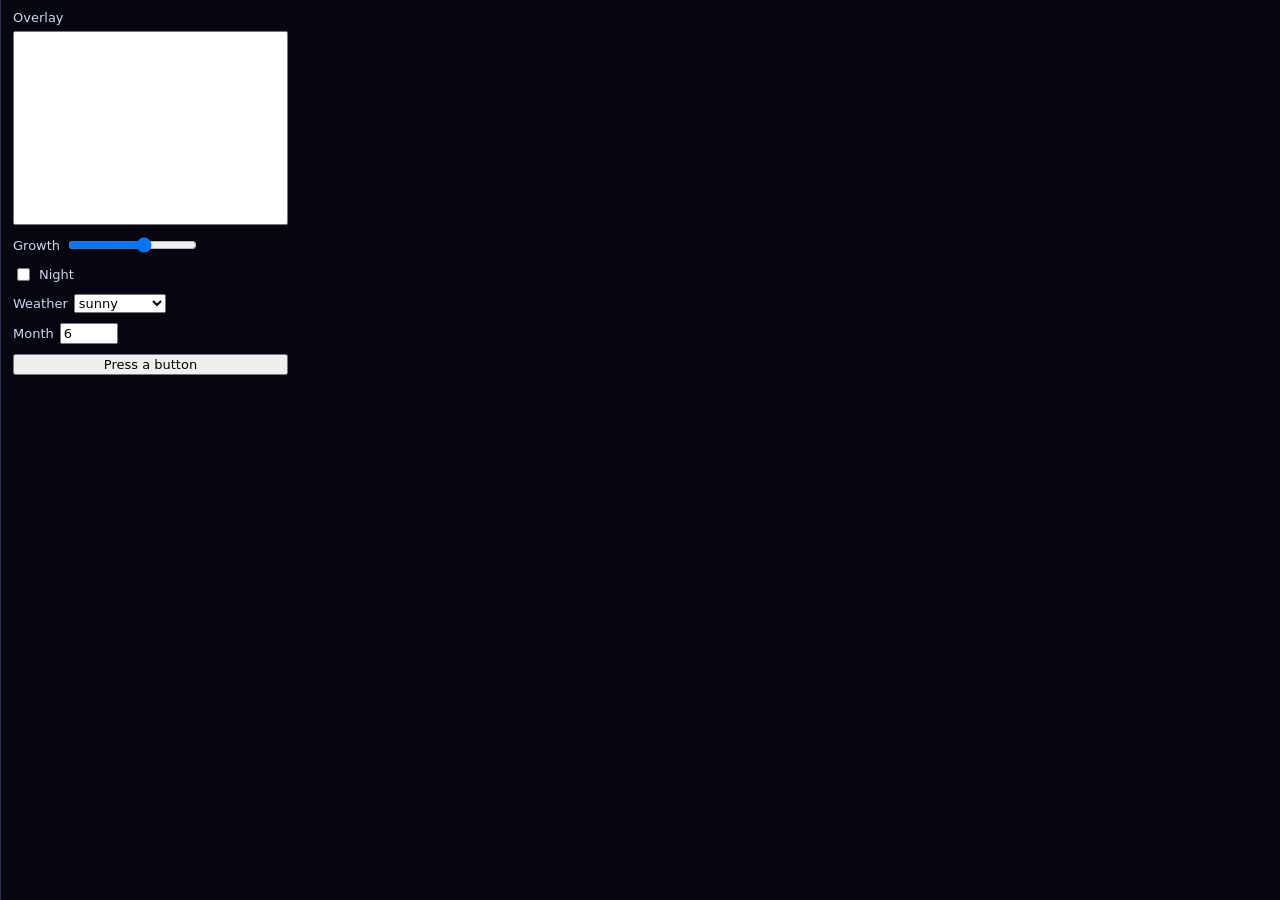
<file: index.html>
<!doctype html>
<!-- GitHub Pages opens this at the site's root. It forwards to the overlay demo. -->
<meta charset="utf-8">
<title>Daedalus demo</title>
<meta http-equiv="refresh" content="0; url=web/fx-demo.html?kind=snowcrew,goose&opt=always:true">
<a href="web/fx-demo.html?kind=snowcrew,goose&opt=always:true">Daedalus overlay demo</a>
</file>
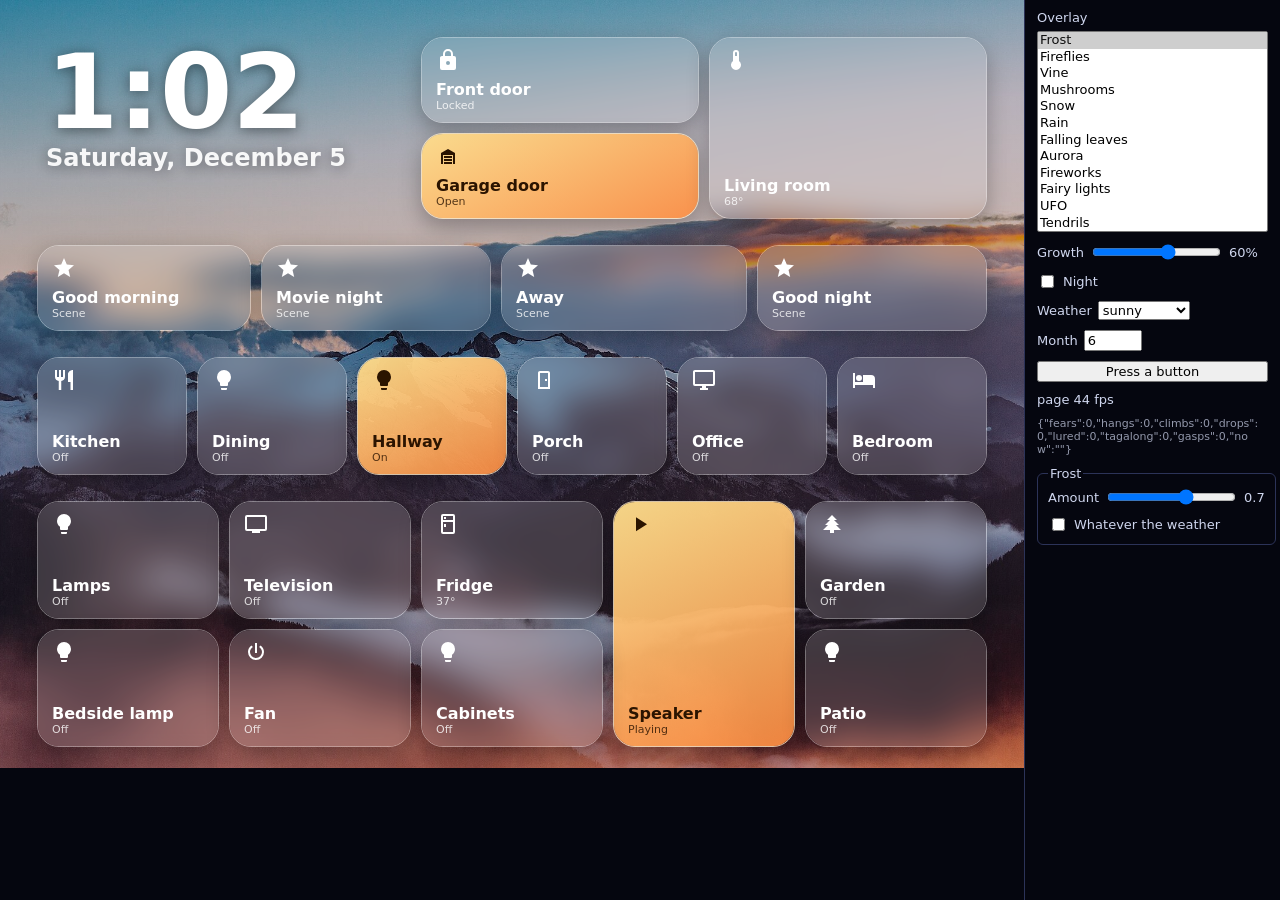
<file: web/fx-demo.html>
<!doctype html>
<html>
<head>
<meta charset="utf-8">
<title>Overlay test page</title>
<!-- For building and checking overlays without a tablet or a house. Open from the file system.
     Address parameters, for screenshots: ?kind=frost,fireflies&p=0.6&night=1&weather=snowy&temp=20&month=10&on=1,4&w=1024&h=768&opt=count:30;always:1&t=5
     (p = point in the growth cycle 0..1; temp in Fahrenheit; date=2026-12-24 sets the day; opt = options for the first kind; t = seconds to let it run before "ready") -->
<style>
  html, body { margin: 0; background: #05060f; color: #cfd6ee; font: 13px system-ui, sans-serif; }
  body { display: flex; align-items: flex-start; }
  #stage { flex: none; }
  #side { width: 300px; height: 100vh; overflow-y: auto; box-sizing: border-box; border-left: 1px solid #2c3358; }
  /* the photo, dimmed a little; the old gradient shows if the photo is not there (docs/img is not shipped with the app) */
  #stage, .frost { background: linear-gradient(rgba(4,8,30,var(--dim,.22)), rgba(4,8,30,var(--dim,.22))), url(../docs/img/mountains.jpg) center / cover, linear-gradient(180deg, #1b1f5e, #42207a 55%, #a03a6e); }
  #stage { position: relative; overflow: hidden; font-family: "Segoe UI", system-ui, sans-serif; }
  .clk { position: absolute; color: #fff; text-shadow: 0 2px 14px rgba(0,0,0,.45); pointer-events: none; }
  .clk b { display: block; font-size: 104px; line-height: 1; font-weight: 600; }
  .clk span { font-size: 24px; font-weight: 600; opacity: .92; }
  .b { position: absolute; isolation: isolate; box-sizing: border-box; overflow: hidden; border: 1px solid rgba(255,255,255,.4); color: #fff; padding: 10px 14px; font-weight: 600;
       display: flex; flex-direction: column; justify-content: space-between; box-shadow: 0 8px 22px rgba(0,0,0,.28); }
  /* frosted glass without backdrop-filter: a blurred copy of the stage's picture, lined up behind each button */
  .b .frost { position: absolute; z-index: -2; filter: blur(16px); }
  .b::after { content: ''; position: absolute; inset: 0; z-index: -1; background: rgba(255,255,255,.14); }
  .b svg { width: 24px; height: 24px; fill: currentColor; display: block; }
  .b .n { font-size: 16px; line-height: 1.15; } .b .l { font-size: 11px; opacity: .8; font-weight: 500; }
  .b.on { color: #2b1400; border-color: rgba(255,236,200,.8); }
  .b.on .frost { display: none; } .b.on::after { background: linear-gradient(155deg, rgba(255,222,140,.95), rgba(255,142,66,.9)); }
  #fx { position: absolute !important; }
  #panel { padding: 10px 12px; display: flex; flex-direction: column; gap: 10px; }
  #panel label { display: flex; gap: 6px; align-items: center; }
  #panel label:first-child { flex-direction: column; align-items: stretch; }
  #note { word-break: break-all; font-size: 11px; opacity: .7; }
  select, input, button { font: inherit; }
  #opts { padding: 0 12px 12px; display: flex; flex-direction: column; gap: 10px; }
  #opts fieldset { border: 1px solid #2c3358; border-radius: 6px; display: flex; flex-direction: column; gap: 8px; padding: 6px 10px 10px; margin: 0; }
  #opts label { display: flex; gap: 6px; align-items: center; }
  #opts input[type=range] { flex: 1; min-width: 0; }
</style>
</head>
<body>
<div id="stage"></div>
<div id="side">
<div id="panel">
  <label>Overlay <select id="kind" multiple size="12"></select></label>
  <label>Growth <input id="p" type="range" min="0" max="1" step="0.01" value="0.6"><span id="pv"></span></label>
  <label><input id="night" type="checkbox"> Night</label>
  <label>Weather <select id="weather"><option>sunny</option><option>cloudy</option><option>rainy</option><option>pouring</option><option>snowy</option><option>clear-night</option><option>fog</option><option>lightning</option><option>windy</option></select></label>
  <input id="temp" type="hidden" value="60"><!-- no overlay reads the temperature yet; the address may still set it -->
  <label>Month <input id="month" type="number" min="1" max="12" value="6" style="width:50px"></label>
  <button id="press">Press a button</button>
  <span id="fps"></span> <span id="note"></span>
</div>
<div id="opts"></div>
</div>
<script>
// Headless Chrome with a virtual time budget runs only one animation frame. For screenshots (a "t" in the address)
// frames are driven by a timer instead, so live overlays really run for t seconds.
if (new URLSearchParams(location.search).has('t')) { window.requestAnimationFrame = f => setTimeout(() => f(performance.now()), 16); window.cancelAnimationFrame = clearTimeout; }
</script>
<script src="icons.js"></script>
<script src="fx.js"></script>
<script src="fx-basic.js"></script>
<script src="fx-plants.js" onerror="0"></script>
<script src="fx-weather.js" onerror="0"></script>
<script src="fx-growth.js" onerror="0"></script>
<script src="fx-gaps.js" onerror="0"></script>
<script src="fx-critters.js" onerror="0"></script>
<script src="fx-lava.js" onerror="0"></script>
<script src="fx-goose.js" onerror="0"></script>
<script src="fx-stick.js" onerror="0"></script>
<script src="fx-tanks.js" onerror="0"></script>
<script src="fx-build.js" onerror="0"></script>
<script>
'use strict';
const q = new URLSearchParams(location.search), W = +q.get('w') || 1024, H = +q.get('h') || 768, $ = id => document.getElementById(id);
const stage = $('stage'); stage.style.width = W + 'px'; stage.style.height = H + 'px';
// a dashboard like the real ones: a clock area (no button), a row of four, a row of six, two rows of five, one tall
const cells = [[26, 2, 18, 6], [26, 8, 18, 6], [44, 2, 18, 12], [2, 15, 14, 6], [16, 15, 15, 6], [31, 15, 16, 6], [47, 15, 15, 6],
  [2, 22, 10, 8], [12, 22, 10, 8], [22, 22, 10, 8], [32, 22, 10, 8], [42, 22, 10, 8], [52, 22, 10, 8],
  [2, 31, 12, 8], [14, 31, 12, 8], [26, 31, 12, 8], [38, 31, 12, 16], [50, 31, 12, 8], [2, 39, 12, 8], [14, 39, 12, 8], [26, 39, 12, 8], [50, 39, 12, 8]];
const on = new Set((q.get('on') || '1,9,16').split(',').filter(Boolean).map(Number));
// made-up names, one per cell: name, icon, what it says when off, when on. Nothing here is a real device.
const NAMES = [['Front door', 'lock', 'Locked', 'Unlocked'], ['Garage door', 'garage', 'Closed', 'Open'], ['Living room', 'thermometer', '68°', '68° · heating'],
  ['Good morning', 'star', 'Scene'], ['Movie night', 'star', 'Scene'], ['Away', 'star', 'Scene'], ['Good night', 'star', 'Scene'],
  ['Kitchen', 'silverware-fork-knife'], ['Dining', 'lightbulb'], ['Hallway', 'lightbulb'], ['Porch', 'door'], ['Office', 'monitor'], ['Bedroom', 'bed'],
  ['Lamps', 'lightbulb-group'], ['Television', 'television'], ['Fridge', 'fridge', '37°', '37°'], ['Speaker', 'play', 'Idle', 'Playing'], ['Garden', 'pine-tree'],
  ['Bedside lamp', 'lightbulb'], ['Fan', 'power'], ['Cabinets', 'lightbulb'], ['Patio', 'lightbulb-group']];
const icon = n => (window.HP_ICONS || {})[n] ? `<svg viewBox="0 0 24 24"><path d="${HP_ICONS[n]}"/></svg>` : '';
{ const c = document.createElement('div'), d = new Date(); c.className = 'clk'; c.style.cssText = `left:${2 / 64 * W + 14}px;top:${2 / 48 * H + 8}px`;
  c.innerHTML = `<b>${d.getHours() % 12 || 12}:${('0' + d.getMinutes()).slice(-2)}</b><span>${d.toLocaleDateString('en-US', {weekday: 'long', month: 'long', day: 'numeric'})}</span>`; stage.append(c); }
const rects = cells.map((c, i) => { const g = 5, [name, ic, off, lit] = NAMES[i] || ['Button ' + (i + 1), 'lightbulb'];
  const r = {x: c[0] / 64 * W + g, y: c[1] / 48 * H + g, w: c[2] / 64 * W - 2 * g, h: c[3] / 48 * H - 2 * g, r: 22, on: on.has(i), type: 'entity', tile: {type: 'entity', entity: 'light.demo' + i, name}};
  const d = document.createElement('div'); d.className = 'b' + (r.on ? ' on' : ''); d.style.cssText = `left:${r.x}px;top:${r.y}px;width:${r.w}px;height:${r.h}px;border-radius:${r.r}px`;
  d.innerHTML = `<i class="frost" style="left:${-r.x - 1}px;top:${-r.y - 1}px;width:${W}px;height:${H}px"></i>${icon(ic)}<div><div class="n"></div><div class="l"></div></div>`;
  d.querySelector('.n').textContent = name; d.querySelector('.l').textContent = r.on ? lit || 'On' : off || 'Off'; stage.append(d); r.el = d; return r; });
const fx = document.createElement('div'); fx.id = 'fx'; stage.append(fx);
// the engine sizes itself from the window; on this page the stage is the "screen"
Object.defineProperty(window, 'innerWidth', {get: () => W}); Object.defineProperty(window, 'innerHeight', {get: () => H});

Object.keys(HP.fx.kinds).forEach(k => $('kind').append(new Option(HP.fx.kinds[k].label || k, k)));
const want = (q.get('kind') || 'frost').split(',');
[...$('kind').options].forEach(o => { o.selected = want.includes(o.value); });
if (q.has('p')) $('p').value = q.get('p');
$('night').checked = q.get('night') === '1'; if (q.has('weather')) $('weather').value = q.get('weather');
if (q.has('temp')) $('temp').value = q.get('temp'); if (q.has('month')) $('month').value = q.get('month');
const opt = {}; (q.get('opt') || '').split(';').filter(Boolean).forEach(kv => { const [k, v] = kv.split(':'); opt[k] = v === 'true' ? true : v === 'false' ? false : isNaN(+v) ? v : +v; });
function apply() {
  const temp = +$('temp').value;
  stage.style.setProperty('--dim', $('night').checked ? 0.66 : 0.22);  // the panel darkens its picture at night; so does this page
  HP.fx.env({night: $('night').checked, elevation: $('night').checked ? -20 : 40, weather: $('weather').value, temp, freezing: 32, cold: temp <= 32, month: +$('month').value, date: q.has('date') ? new Date(q.get('date') + 'T12:00:00') : new Date()});
  const sel = [...$('kind').selectedOptions], first = sel.some(o => o.value === want[0]) ? want[0] : sel[0] && sel[0].value;  // opt goes to the kind named first in the address
  const list = sel.map(o => Object.assign({kind: o.value}, o.value === first ? opt : {}, cfg[o.value]));
  HP.fx.forget();  // this page changes the weather and the options under an overlay: each time it starts afresh
  HP.fx.layout(rects); HP.fx.use(list, 'demo/one', false, ['demo/one', 'demo/two']); HP.fx.preview(+$('p').value); $('pv').textContent = Math.round($('p').value * 100) + '%';
}
// every option of every chosen overlay, as the Studio offers them; a change builds the overlays again
const cfg = {};
function controls() {
  $('opts').replaceChildren();
  for (const o of $('kind').selectedOptions) {
    const def = HP.fx.kinds[o.value], c = cfg[o.value] = cfg[o.value] || {}; if (!(def.options || []).length) continue;
    const fs = document.createElement('fieldset'), lg = document.createElement('legend'); lg.textContent = def.label || o.value; fs.append(lg);
    for (const op of def.options) {
      const lab = document.createElement('label'), cur = c[op.key] != null ? c[op.key] : o.value === want[0] && opt[op.key] != null ? opt[op.key] : op.default; lab.append(op.label);
      if (op.type === 'range') {
        const el = Object.assign(document.createElement('input'), {type: 'range', min: op.min, max: op.max, step: op.step || 1}), out = document.createElement('span'), show = () => { out.textContent = el.value + (op.unit ? ' ' + op.unit : ''); };
        el.value = cur; show(); el.oninput = show; el.onchange = () => { c[op.key] = +el.value; apply(); }; lab.append(el, out);
      } else if (op.type === 'select') {
        const el = document.createElement('select'); op.choices.forEach((ch, k) => el.append(new Option(ch[1], k))); el.value = Math.max(0, op.choices.findIndex(ch => String(ch[0]) === String(cur)));
        el.onchange = () => { c[op.key] = op.choices[el.value][0]; apply(); }; lab.append(el);
      } else {
        const el = Object.assign(document.createElement('input'), {type: 'checkbox', checked: !!cur}); el.onchange = () => { c[op.key] = el.checked; apply(); }; lab.prepend(el);
      }
      fs.append(lab);
    }
    $('opts').append(fs);
  }
}
['night', 'weather', 'month'].forEach(id => $(id).addEventListener('change', apply));
$('kind').addEventListener('change', () => { controls(); apply(); });
controls();
$('p').addEventListener('input', () => { HP.fx.preview(+$('p').value); $('pv').textContent = Math.round($('p').value * 100) + '%'; });
$('press').onclick = () => HP.fx.press(Math.floor(Math.random() * rects.length));
if (q.has('demo')) HP.fx.demo = true;  // as in the Studio's Preview: kinds that wait start at once
// for checks: steal=tile,second hides a tile's element the way a goose does; script errors are written into the page
window.addEventListener('error', e => { $('note').textContent += ' ERR ' + e.message; });
{ const o = console.error; console.error = (...m) => { $('note').textContent += ' ERR ' + m.join(' '); o.apply(console, m); }; }
if (q.has('steal')) { const [i, at, back] = q.get('steal').split(',').map(Number); setTimeout(() => { rects[i].el.style.visibility = 'hidden'; }, at * 1000); if (back) setTimeout(() => { rects[i].el.style.visibility = ''; }, back * 1000); }
apply();
// sculpt=1: every snow sculpture of the snow crew and its motorhome, side by side at double size, for a look
if (q.has('sculpt') && HP.fx.stickTest && HP.fx.stickTest.sculpt) { const c = document.createElement('canvas'); c.width = W; c.height = H; c.style.cssText = 'position:absolute;left:0;top:0;background:#3a2a6e'; stage.append(c); const g = c.getContext('2d'); g.imageSmoothingEnabled = false;
  for (let i = 0; i < 9; i++) g.drawImage(HP.fx.stickTest.sculpt(i, 9, true), 10 + (i % 3) * 340, 10 + Math.floor(i / 3) * 190, 324, 180); g.drawImage(HP.fx.stickTest.rv(), 20, 585, 424, 192); g.drawImage(HP.fx.stickTest.sculpt(0, 6, false), 600, 580, 324, 180); }
// snap=counter,seconds[,zoom]: freeze the picture (and with a zoom, enlarge it around the activity) that many seconds after HP.fx.stickTest[counter] first counts (to photograph one moment)
if (q.has('snap')) { const [k, d, z] = q.get('snap').split(','), iv = setInterval(() => { if (HP.fx.stickTest && HP.fx.stickTest[k]) { clearInterval(iv); setTimeout(() => { window.requestAnimationFrame = () => 0; const T = HP.fx.stickTest; if (+z) { stage.style.transformOrigin = '0 0'; stage.style.transform = `translate(${W / 2 - (/^(gifts|unwraps|opens|open_)/.test(k) ? T.gx : T.ax) * z}px,${H / 2 - ((/^(gifts|unwraps|opens|open_)/.test(k) ? T.gy : T.ay) - 20) * z}px) scale(${z})`; } }, (+d || 0) * 1000); } }, 40); }
// zoom=x,y,factor: the picture enlarged about that point, for a close look
if (q.has('zoom')) { const [x, y, z] = q.get('zoom').split(',').map(Number); stage.style.transformOrigin = '0 0'; stage.style.transform = 'translate(' + (W / 2 - x * z) + 'px,' + (H / 2 - y * z) + 'px) scale(' + z + ')'; }
// poke=seconds: a finger comes down somewhere every so often; swipe=seconds: the screen is yanked sideways every so often
if (q.has('poke')) setInterval(() => document.dispatchEvent(new PointerEvent('pointerdown', {clientX: Math.random() * W, clientY: Math.random() * H, bubbles: true})), +q.get('poke') * 1000);
if (q.has('swipe')) setInterval(() => HP.fx.swipe(Math.random() < 0.5 ? -1 : 1), +q.get('swipe') * 1000);
// wx=60:sunny,240:snowy: the weather changes at those seconds (the overlays are not rebuilt, as in the house)
if (q.has('wx')) q.get('wx').split(',').forEach(e => { const [at, w] = e.split(':'); setTimeout(() => { $('weather').value = w; HP.fx.env({weather: w}); }, +at * 1000); });
// frames per second of the live layer, measured from the page's own animation clock
let n = 0, t0 = performance.now(); const raf = () => { n++; const t = performance.now(); if (t - t0 > 1000) { $('fps').textContent = 'page ' + n + ' fps'; n = 0; t0 = t; } requestAnimationFrame(raf); }; raf();
setTimeout(() => { for (const k of ['stickTest', 'walkTest']) if (HP.fx[k] && want.some(w => k === 'walkTest' ? w === 'walkers' : w !== 'walkers')) $('note').textContent += ' ' + JSON.stringify(HP.fx[k]); }, (+q.get('t') || 1) * 1000 - 300);
// dbg=seconds: every so often, where the walkers are and what they are doing (door, hatch, states, levels against the door)
if (q.has('dbg')) setInterval(() => { const W = HP.fx.walkTest && HP.fx.walkTest.W; if (!W) return; const st = {}, lv = {}; for (const c of W.list) { st[c.st] = (st[c.st] || 0) + 1; const k = Math.round(c.y / 10) * 10 + (c.y - W.door.y > 10 ? 'b' : c.y - W.door.y < -10 ? 'a' : '='); lv[k] = (lv[k] || 0) + 1; } $('note').textContent += ' | t' + Math.round(W.t) + ' r' + HP.fx.walkTest.round + ' door ' + Math.round(W.door.x) + ',' + W.door.y + ' hatch ' + Math.round(W.hatch.x) + ',' + Math.round(W.hatch.y) + ' home ' + HP.fx.walkTest.home + ' splat ' + HP.fx.walkTest.splat + ' (' + HP.fx.walkTest.last + ') left ' + W.left + ' ' + JSON.stringify(st) + JSON.stringify(lv) + ' [' + W.list.filter(c => !c.s.solid).slice(0, 6).map(c => Math.round(c.x) + ',' + Math.round(c.y) + (c.dir > 0 ? '>' : '<') + c.role[0] + c.st).join(' ') + ']' + ' plan ' + W.plan.steps.map(j => j.job + '@' + Math.round(j.s.y) + (j.x ? ',' + Math.round(j.x) : '') + (j.done ? '+' : j.who ? '*' : '-')).join(' ') + ' low ' + W.plan.low; }, +q.get('dbg') * 1000);
setTimeout(() => { document.title = 'ready'; }, (+q.get('t') || 1) * 1000);
</script>
</body>
</html>
</file>
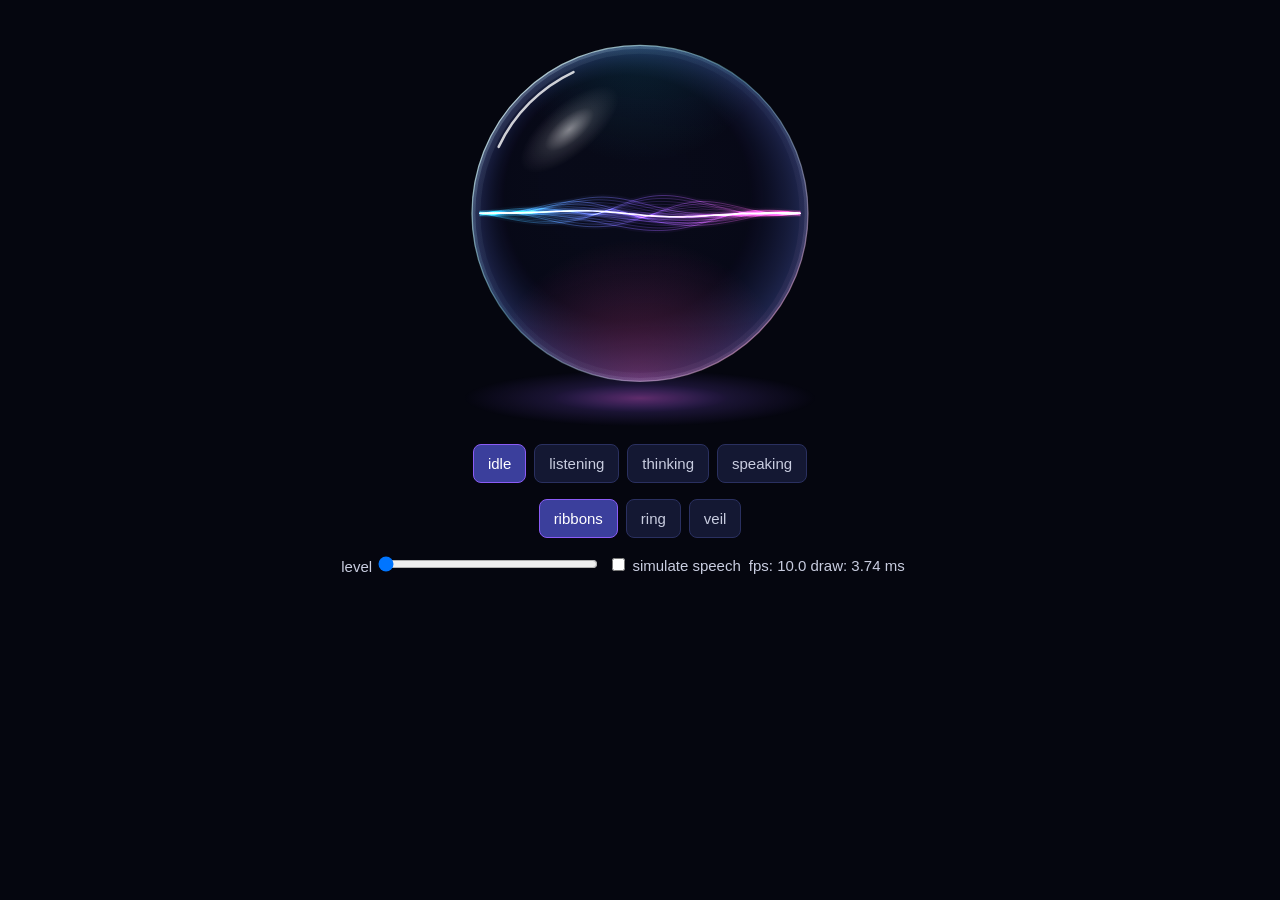
<file: web/orb-demo.html>
<!doctype html>
<html lang="en">
<head>
<meta charset="utf-8">
<meta name="viewport" content="width=device-width, initial-scale=1">
<title>Orb demo</title>
<style>
  html, body { margin: 0; background: #05060f; color: #c9cde0; font: 15px/1.4 -apple-system, "Segoe UI", sans-serif; }
  body { display: flex; flex-direction: column; align-items: center; padding: 16px; }
  #orb { width: 420px; height: 420px; display: block; }
  .row { margin: 8px 0; display: flex; gap: 8px; align-items: center; flex-wrap: wrap; justify-content: center; }
  button { background: #141833; color: inherit; border: 1px solid #2a3060; border-radius: 8px; padding: 8px 14px; font: inherit; }
  button.on { background: #3b3f9c; border-color: #8b5cf6; color: #fff; }
  input[type=range] { width: 220px; }
  #fps { font-variant-numeric: tabular-nums; min-width: 190px; }
</style>
</head>
<body>
<canvas id="orb"></canvas>
<div class="row" id="states"></div>
<div class="row" id="styles"></div>
<div class="row">
  <label>level <input id="level" type="range" min="0" max="1" step="0.01" value="0"></label>
  <label><input id="sim" type="checkbox"> simulate speech</label>
  <span id="fps">fps: --</span>
</div>
<script src="orb.js"></script>
<script>
'use strict';
(function () {
  // ?style=ring&state=speaking&sim=1&size=200 preset, for screenshots
  var qs = {};
  location.search.slice(1).split('&').forEach(function (kv) { var a = kv.split('='); if (a[0]) qs[a[0]] = a[1]; });
  var canvas = document.getElementById('orb');
  if (qs.size) canvas.style.width = canvas.style.height = (+qs.size || 420) + 'px';

  var frames = 0, msSum = 0;
  var orb = HP.orb.create(canvas, { style: qs.style || 'ribbons', onFrame: function (ms) { frames++; msSum += ms; } });

  function group(id, names, current, apply) {
    var box = document.getElementById(id);
    names.forEach(function (n) {
      var b = document.createElement('button');
      b.textContent = n;
      if (n === current) b.className = 'on';
      b.onclick = function () {
        [].forEach.call(box.children, function (c) { c.className = ''; });
        b.className = 'on';
        apply(n);
      };
      box.appendChild(b);
    });
  }
  var state = qs.state || 'idle';
  group('states', ['idle', 'listening', 'thinking', 'speaking'], state, function (n) { orb.setState(n); });
  group('styles', HP.orb.styles, qs.style || 'ribbons', function (n) { orb.setStyle(n); });
  orb.setState(state);

  var slider = document.getElementById('level'), sim = document.getElementById('sim');
  slider.oninput = function () { orb.setLevel(+slider.value); };
  if (qs.sim) sim.checked = true;
  if (qs.level) { slider.value = qs.level; orb.setLevel(+qs.level); }

  // speech-like envelope: phrases of syllable bursts, then pauses
  var until = 0, talking = false, env = 0;
  function tick(ts) {
    requestAnimationFrame(tick);
    if (!sim.checked) return;
    if (ts > until) { talking = !talking; until = ts + (talking ? 700 + Math.random() * 1900 : 250 + Math.random() * 700); }
    var syl = Math.abs(Math.sin(ts * 0.0145)) * (0.6 + 0.4 * Math.sin(ts * 0.0031));
    var target = talking ? 0.25 + 0.75 * syl : 0;
    env += (target - env) * 0.5;
    slider.value = env;
    orb.setLevel(env);
  }
  requestAnimationFrame(tick);

  var fps = document.getElementById('fps'), last = performance.now();
  setInterval(function () {
    var now = performance.now();
    fps.textContent = 'fps: ' + (frames * 1000 / (now - last)).toFixed(1) +
      '  draw: ' + (frames ? (msSum / frames).toFixed(2) : '--') + ' ms';
    frames = 0; msSum = 0; last = now;
  }, 1000);

  orb.start();
  window.orb = orb;
})();
</script>
</body>
</html>
</file>
